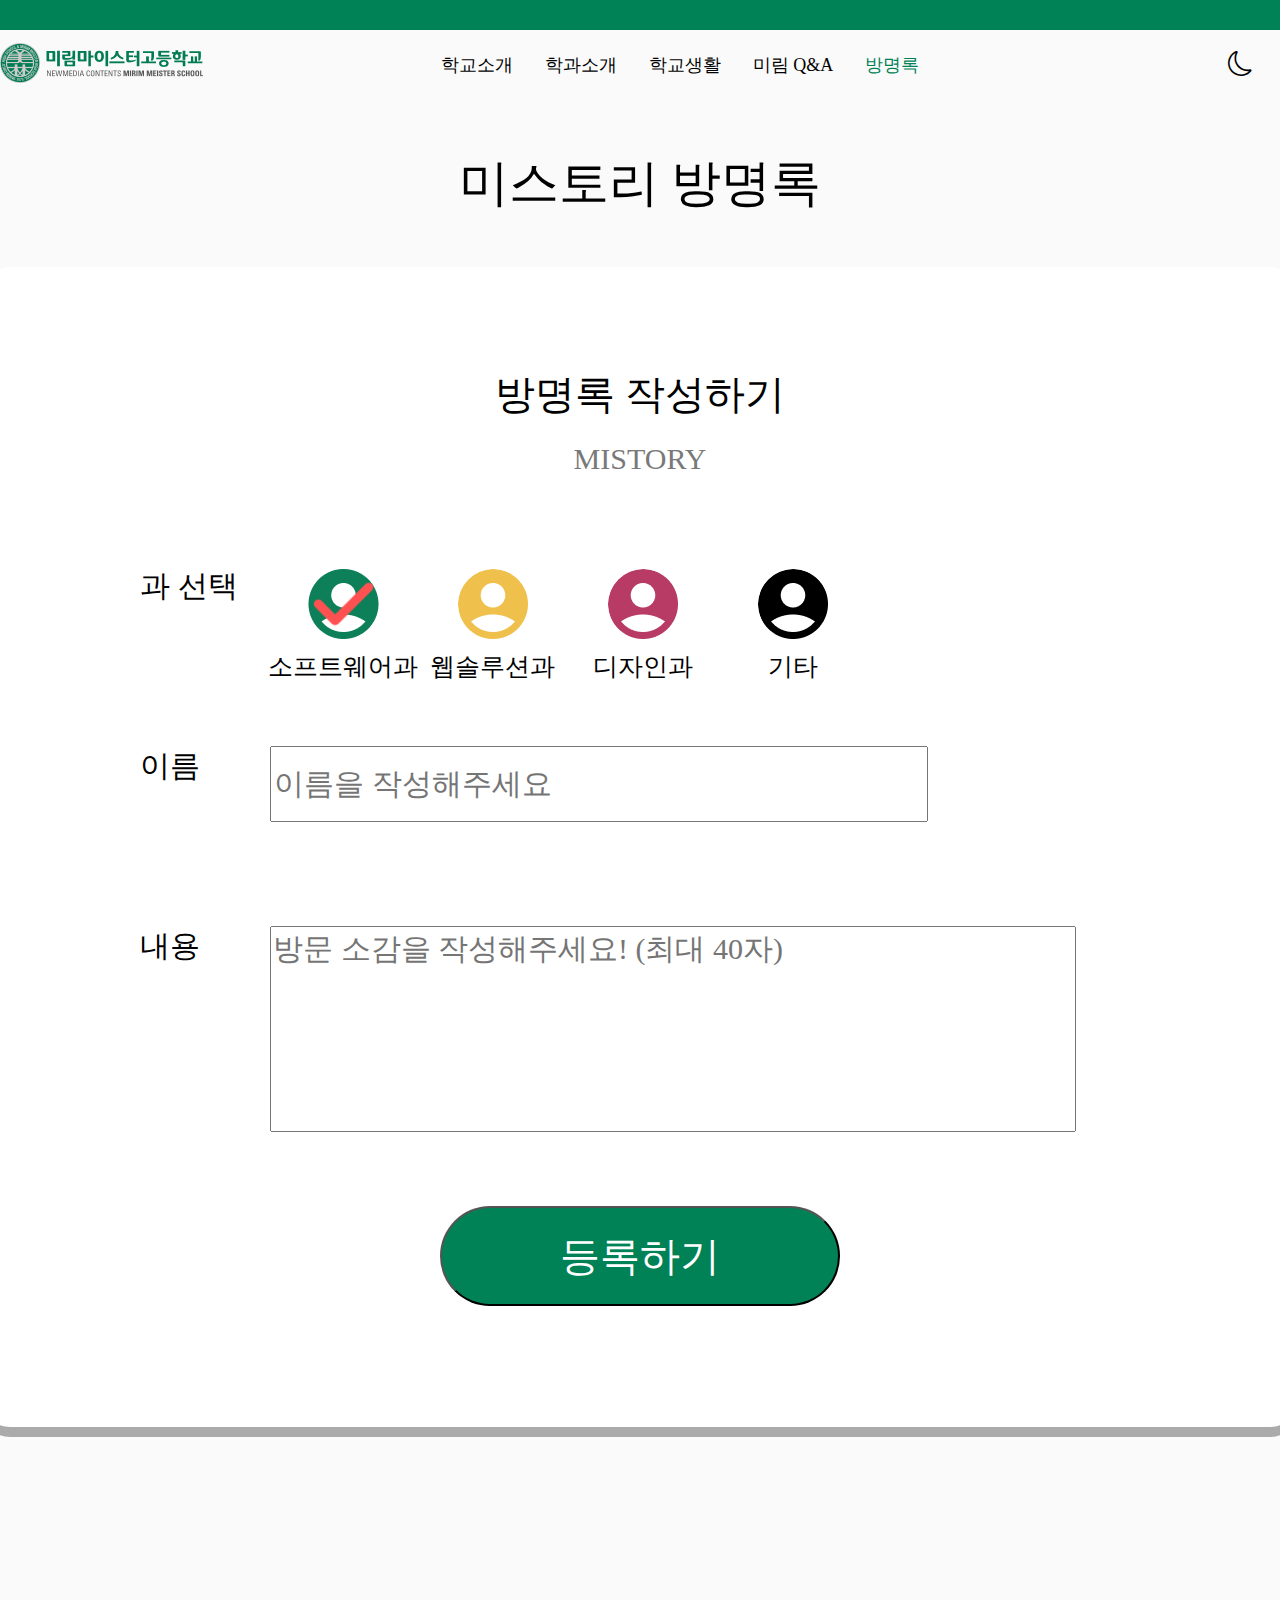
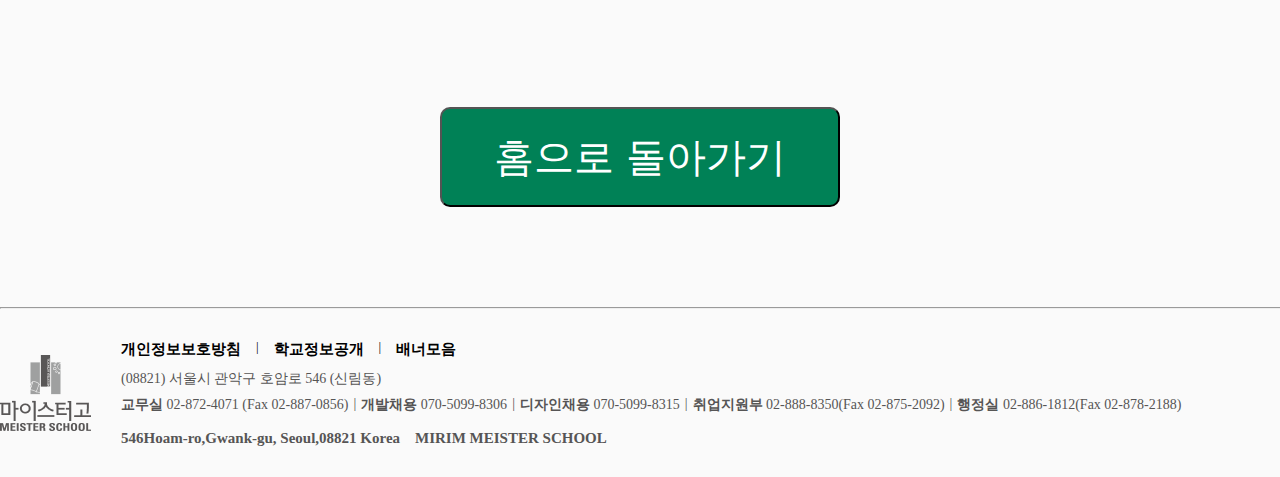
<file: Mistory/guestBook.html>
<!DOCTYPE html>
<html lang="en">
<head>
    <meta charset="UTF-8">
    <meta name="viewport" content="width=device-width, initial-scale=1.0">
    <link rel="stylesheet" href="/Mistory/css/nav.css">
    <link rel="stylesheet" href="/Mistory/css/dark-mode.css">
    <link rel="stylesheet" href="/Mistory/css/guestBook.css">
    <link rel="stylesheet" href="/Mistory/css/all.css">
    <link rel="stylesheet" href="https://cdn.jsdelivr.net/npm/bootstrap-icons@1.7.1/font/bootstrap-icons.css">
    <title>미스토리</title>

    <style>
        .timer {
            font-size: 2em;
            position: fixed;
            top: 20px;
            right: 20px;
            background-color: rgba(0, 0, 0, 0.7);
            color: white;
            padding: 10px;
            border-radius: 5px;
            z-index: 1000; /* 모든 요소 위에 있게 설정 */
        }
    </style>
</head>
<body>

    <!-- 헤더 -->
    <header style="pointer-events: none;">
        <div class="header_top" style="height:30px; width: auto; background-color: #008156"></div>
        <div class="header_bottom" style="height:70px;">
            <a href="index.html" style="margin: 0;">
                <img src="/Mistory/img/logo.png" alt="" style="width:203px; height:auto">
            </a>
            <nav_menu>
                <ul class="nav_list">
                    <li><a href="index.html">학교소개</a></li>
                    <li><a href="department.html">학과소개</a></li>
                    <li><a href="schoolLife.html">학교생활</a></li>
                    <li><a href="schoolQ&A.html">미림 Q&A</a></li>
                    <li><a href="guestBook.html" style="color: #008156;">방명록</a></li>
                </ul>
            </nav_menu>
            <div class="icon_nav">
                <div id="toggleDarkMode"><i class="bi bi-moon"></i></div>
                <!-- <i class="bi bi-moon-fill"></i> -->
                <a href="login.html"><i class="bi bi-box-arrow-in-right"></i></a>
            </div>
        </div>
    </header>

    <div class="container">
        <p style="font-size: 50px;">미스토리 방명록</p>
        <div class="registrationDiv">
            <p style="font-size: 40px; margin: 100px 0 0 0;">방명록 작성하기</p>
            <p style="font-size: 30px; color: #797979; margin: 20px 0 80px 0;">MISTORY</p>
            <div class="department">
                <p>과 선택</p>
                <div class="radio">
                    <label>
                        <input type="radio" name="department" value="SOFTWARE" 
                        style="background: url(./img/software.png) no-repeat;" checked/>
                        <p>소프트웨어과</p>
                    </label>
                    <label>
                        <input type="radio" name="department" value="WEBSOLUTION"
                        style="background: url(./img/web_solution.png) no-repeat;"/>
                        <p>웹솔루션과</p>
                    </label>
                    <label>
                        <input type="radio" name="department" value="DESIGN"
                        style="background: url(./img/design.png) no-repeat;"/>
                        <p>디자인과</p>
                    </label>
                    <label>
                        <input type="radio" name="department" value="OTHER"
                        style="background: url(./img/exception.png) no-repeat;"/>
                        <p>기타</p>
                    </label>
                </div>
            </div>
            <div class="nameInput">
                <p>이름</p>
                <input type="text" id="nameInput" placeholder="이름을 작성해주세요"/>
            </div>
            <div class="contentInput">
                <p>내용</p>
                <textarea type="text" id="contentInput" placeholder="방문 소감을 작성해주세요! (최대 40자)" maxlength="170"></textarea>
            </div>
            <button class="registrationBtn" onclick="addComment()">등록하기</button>
        </div>

        <div class="comments" id="commentsContainer">

        </div>

        <button class="homeBtn" onclick="goHome()">홈으로 돌아가기</button>
    </div>

    <script src="/Mistory/js/dark-mood.js"></script>
    <script>

        function goHome(){
            window.location.href = 'index.html';
            localStorage.removeItem('timerEndTime');
            localStorage.removeItem('nickname');
            localStorage.removeItem('overlayClosed'); // 오버레이 상태 초기화
            localStorage.removeItem('darkMode', 'disabled');
        }

        function getImageForDepartment(major) {
            // major에 따라 이미지 경로를 반환하는 함수
            const imageMap = {
                'SOFTWARE': './img/software.png',
                'WEBSOLUTION': './img/web_solution.png',
                'DESIGN': './img/design.png'
                // 필요한 다른 major와 이미지 경로를 추가하세요
            };

            // major에 해당하는 이미지 경로를 반환하고, 없으면 기본 이미지를 반환
            return imageMap[major] || './img/exception.png';
        }

        async function addComment() {
            const name = document.getElementById("nameInput").value;
            const content = document.getElementById("contentInput").value;

            if (name.trim() === '') {
                alert('이름을 입력해주세요!');
                return; // 함수 실행 중단
            }

            if (content.trim() === '') {
                alert('방문 소감을 입력해주세요!');
                return; // 함수 실행 중단
            }

            const departmentElements = document.getElementsByName("department");
            let selectedDepartment;
            for (let i = 0; i < departmentElements.length; i++) {
                if (departmentElements[i].checked) {
                    selectedDepartment = departmentElements[i].value;
                    console.log(selectedDepartment);
                    break;
                }
            }

            const dateTime = new Date().toLocaleString();

            try {
                const response = await fetch('http://43.203.128.248:3000/guestbooks', {
                    method: 'POST',
                    headers: {
                        'Content-Type': 'application/json'
                    },
                    body: JSON.stringify({
                        name: name,
                        content: content,
                        major: selectedDepartment,
                        createdAt: dateTime
                    })
                });

                if (!response.ok) {
                    throw new Error('댓글 추가에 실패했습니다.');
                }

                const data = await response.json();
                console.log(data.message);
                fetchComments();
            } catch (error) {
                console.error('Error:', error);
            }

            
            document.getElementById("nameInput").value = "";
            document.getElementById("contentInput").value = "";
        }

        function fetchComments() {
            console.log('Fetching comments...');
            fetch('http://43.203.128.248:3000/guestbooks', { method: 'GET' }) // GET 메서드 명시
                .then(response => {
                    if (!response.ok) {
                        throw new Error('댓글 조회에 실패했습니다.');
                    }
                    return response.json(); // json 변환은 이곳에서 해야 함
                })
                .then(data => {
                    console.log('Fetched data:', data);
                    displayComments(data);
                })
                .catch(error => console.error('Error fetching posts:', error));

        }

        function displayComments(comments) {
            const commentsContainer = document.getElementById("commentsContainer");
            if (!commentsContainer) {
                console.error('댓글 컨테이너 요소를 찾을 수 없습니다.');
                return;
            }

            console.log('commentsContainer:', commentsContainer);
            commentsContainer.innerHTML = ''; // 기존 댓글 초기화

            comments.forEach(comment => {
                const commentElement = document.createElement("div");
                commentElement.className = "comment";

                const imageSrc = getImageForDepartment(comment.major);
                console.log(comment.major);
                const imgElement = document.createElement("img");
                imgElement.src = imageSrc;
                imgElement.className = "profile-image";

                const nameElement = document.createElement("p");
                nameElement.className = "name";
                nameElement.textContent = comment.name;

                const dateTimeElement = document.createElement("p");
                dateTimeElement.className = "dateTime";
                dateTimeElement.textContent = comment.createdAt;

                const contentElement = document.createElement("p");
                contentElement.className = "content";
                contentElement.textContent = comment.content;

                const detailsDiv = document.createElement("div");
                detailsDiv.className = "details";
                detailsDiv.appendChild(nameElement);
                detailsDiv.appendChild(dateTimeElement);

                const plusImgDiv = document.createElement("div");
                plusImgDiv.className = "plusImgDiv";
                plusImgDiv.appendChild(imgElement);
                plusImgDiv.appendChild(detailsDiv);

                commentElement.appendChild(plusImgDiv);
                commentElement.appendChild(contentElement);

                commentsContainer.appendChild(commentElement);

            });
        }
        
        
        // 페이지 로드 시 댓글을 조회하는 예시
        document.addEventListener("DOMContentLoaded", () => {
            fetchComments();
        });

    </script>

    <hr style="color:#BBBBBB; margin: 100px auto 0; width: 1320px;">

    <footer style="padding: 20px 0; background-color: none;">
        <div class="footer-content" style="max-width: 1320px; margin: 0 auto; display: flex; justify-content: space-between; align-items: center;">
            <img src="./img/footer_logo.png" alt="" style="width: 91px; height: 76px; margin-right: 20px;">
            <div class="footer-info" style="flex: 1; min-width: 250px; padding: 10px;">
                <div class="footer-top" style="display: flex; gap: 15px; margin-bottom: 10px; font-size: 13px;">
                    <h3 style="margin: 0;">개인정보보호방침</h3>|<h3 style="margin: 0;">학교정보공개</h3>|<h3 style="margin: 0;">배너모음</h3>
                </div>
                <p style="font-size: 14px; margin-bottom: 8px; margin-top: 0; color: #565555;">(08821) 서울시 관악구 호암로 546 (신림동)</p>
                <div class="footer-middle" style="display: flex; font-size: 14px; margin-bottom: 16px; color: #565555;">
                    <p style="margin: 0;"><strong>교무실</strong> 02-872-4071 (Fax 02-887-0856)</p><span style="margin-left: 5px; margin-right: 5px;">|</span><p style="margin: 0;"><strong>개발채용</strong> 070-5099-8306</p><span style="margin-left: 5px; margin-right: 5px;">|</span><p style="margin: 0;"><strong>디자인채용</strong> 070-5099-8315</p><span style="margin-left: 5px; margin-right: 5px;">|</span><p style="margin: 0;"><strong>취업지원부</strong> 02-888-8350(Fax 02-875-2092)</p><span style="margin-left: 5px; margin-right: 5px;">|</span><p style="margin: 0;"><strong>행정실</strong>  02-886-1812(Fax 02-878-2188)</p>
                </div>                
                <div class="footer-bottom" style="display: flex; gap: 15px; font-weight: bold; font-size: 15px; color: #565555;">
                    <p style="margin: 0;">546Hoam-ro,Gwank-gu, Seoul,08821 Korea</p>
                    <p style="margin: 0;">MIRIM MEISTER SCHOOL</p>
                </div>
            </div>
        </div>
    </footer>
    
</body>
</html>
</file>
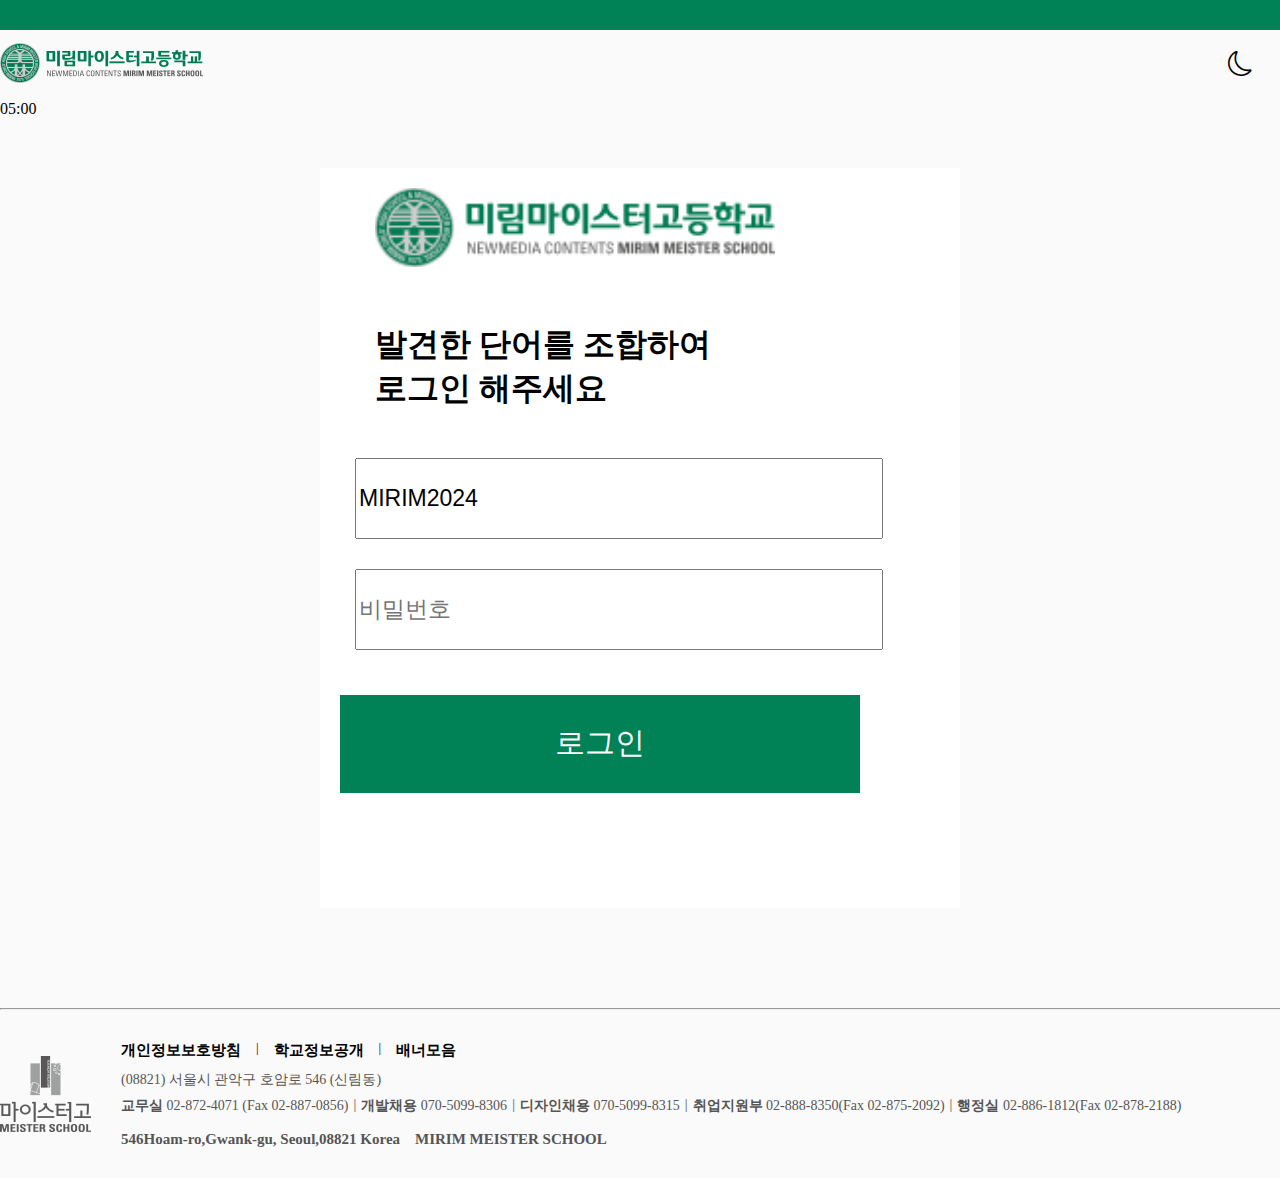
<file: Mistory/login.html>
<!DOCTYPE html>
<html lang="en" class="no-js">
<head>
    <meta charset="UTF-8">
    <meta name="viewport" content="width=device-width, initial-scale=1.0">
    <title>Document</title>
    <link rel="stylesheet" href="/Mistory/css/all.css">
    <link rel="stylesheet" href="/Mistory/css/nav.css">
    <link rel="stylesheet" href="/Mistory/css/dark-mode.css">
    <link rel="stylesheet" href="/Mistory/css/login.css">
    <link rel="stylesheet" href="https://cdn.jsdelivr.net/npm/bootstrap-icons@1.7.1/font/bootstrap-icons.css">
</head>
<body>

    <!-- 헤더 -->
    <header>
        <div class="header_top" style="height:30px; width: auto; background-color: #008156"></div>
        <div class="header_bottom" style="height:70px;">
            <a href="index.html" style="margin: 0;">
                <img src="/Mistory/img/logo.png" alt="" style="width:203px; height:auto">
            </a>
            <nav_menu>
                
            </nav_menu>
            <div class="icon_nav">
                <div id="toggleDarkMode"><i class="bi bi-moon"></i></div>
                <!-- <i class="bi bi-moon-fill"></i> -->
                <a href="login.html"><i class="bi bi-box-arrow-in-right"></i></a>
            </div>
        </div>
    </header>

    <div class="timer" id="timer">05:00</div>
    <script src="/Mistory/js/timer.js"></script>



    <div class="container">
        <div class="login">
            <div class="logoImg"><img src="img/logo.png"/></div>
            <p class="message">발견한 단어를 조합하여 <br/> 로그인 해주세요</p>
            <form action="http://43.203.128.248:3000/login" method="POST">
                <input type="text" value="MIRIM2024" placeholder="아이디" id="username" name="username"/>
                <input type="password" value="" placeholder="비밀번호" id="password" name="password"/>
                <button id="loginForm" class="loginBtn" type="submit">로그인</button>
            </form>
        </div>
    </div>


    <script src="/Mistory/js/dark-mood.js"></script>


    <script>

        document.addEventListener('DOMContentLoaded', function() {
            document.documentElement.classList.remove('no-js');
            checkLoginError();
        });

        function checkLoginError() {
            const urlParams = new URLSearchParams(window.location.search);
            if (urlParams.get('fail') == 'true') {
                alert("비밀번호가 잘못되었습니다. 다시 시도해주세요.");
            }
        }

        document.getElementById("loginForm").addEventListener("submit", function(event) {
            event.preventDefault(); // 기본 폼 제출 동작 방지

            var formData = new FormData(this);

            fetch(this.action, {
                method: "POST",
                body: formData
            })
            .then(response => {
                // if (response.status === 401) {
                //     // 로그인 실패 시 URL에 fail 파라미터 추가
                //     window.location.href = "login.html?fail=true";
                //     throw new Error("Unauthorized");
                // }
                // return response.json();
            })
            .then(data => {
                alert("로그인 성공!");
                
            })
            .catch(error => {
                // if (error.message !== "Unauthorized") {
                //     console.error("Error:", error);
                // }
            });
        });
    </script>

    <audio id="backgroundAudio" src="/mp3/로그인 등장.mp3" preload="auto"></audio>
    <script>
        document.addEventListener('DOMContentLoaded', function() {
    document.documentElement.classList.remove('no-js');
    checkLoginError();
    
    // 페이지 로드 시 페이드 인 효과를 추가
    const elements = document.querySelectorAll('.fade-in');
    elements.forEach(element => {
        element.classList.add('show');
    });

    // 오디오 재생
    const audio = document.getElementById('backgroundAudio');
    audio.play();
});

    </script>

    <hr style="color:#BBBBBB; margin: 100px auto 0; width: 1320px;">

    <footer style="padding: 20px 0; background-color: none;">
        <div class="footer-content" style="max-width: 1320px; margin: 0 auto; display: flex; justify-content: space-between; align-items: center;">
            <img src="./img/footer_logo.png" alt="" style="width: 91px; height: 76px; margin-right: 20px;">
            <div class="footer-info" style="flex: 1; min-width: 250px; padding: 10px;">
                <div class="footer-top" style="display: flex; gap: 15px; margin-bottom: 10px; font-size: 13px;">
                    <h3 style="margin: 0;">개인정보보호방침</h3>|<h3 style="margin: 0;">학교정보공개</h3>|<h3 style="margin: 0;">배너모음</h3>
                </div>
                <p style="font-size: 14px; margin-bottom: 8px; margin-top: 0; color: #565555;">(08821) 서울시 관악구 호암로 546 (신림동)</p>
                <div class="footer-middle" style="display: flex; font-size: 14px; margin-bottom: 16px; color: #565555;">
                    <p style="margin: 0;"><strong>교무실</strong> 02-872-4071 (Fax 02-887-0856)</p><span style="margin-left: 5px; margin-right: 5px;">|</span><p style="margin: 0;"><strong>개발채용</strong> 070-5099-8306</p><span style="margin-left: 5px; margin-right: 5px;">|</span><p style="margin: 0;"><strong>디자인채용</strong> 070-5099-8315</p><span style="margin-left: 5px; margin-right: 5px;">|</span><p style="margin: 0;"><strong>취업지원부</strong> 02-888-8350(Fax 02-875-2092)</p><span style="margin-left: 5px; margin-right: 5px;">|</span><p style="margin: 0;"><strong>행정실</strong>  02-886-1812(Fax 02-878-2188)</p>
                </div>                
                <div class="footer-bottom" style="display: flex; gap: 15px; font-weight: bold; font-size: 15px; color: #565555;">
                    <p style="margin: 0;">546Hoam-ro,Gwank-gu, Seoul,08821 Korea</p>
                    <p style="margin: 0;">MIRIM MEISTER SCHOOL</p>
                </div>
            </div>
        </div>
    </footer>
    
</body>
</html>

<!-- // 기존 메시지와 힌트 버튼 제거
const existingMessageContainer = document.getElementById("message-container");
if (existingMessageContainer) {
    existingMessageContainer.remove();
}



window.location.href = 'ranking.html'; -->
</file>
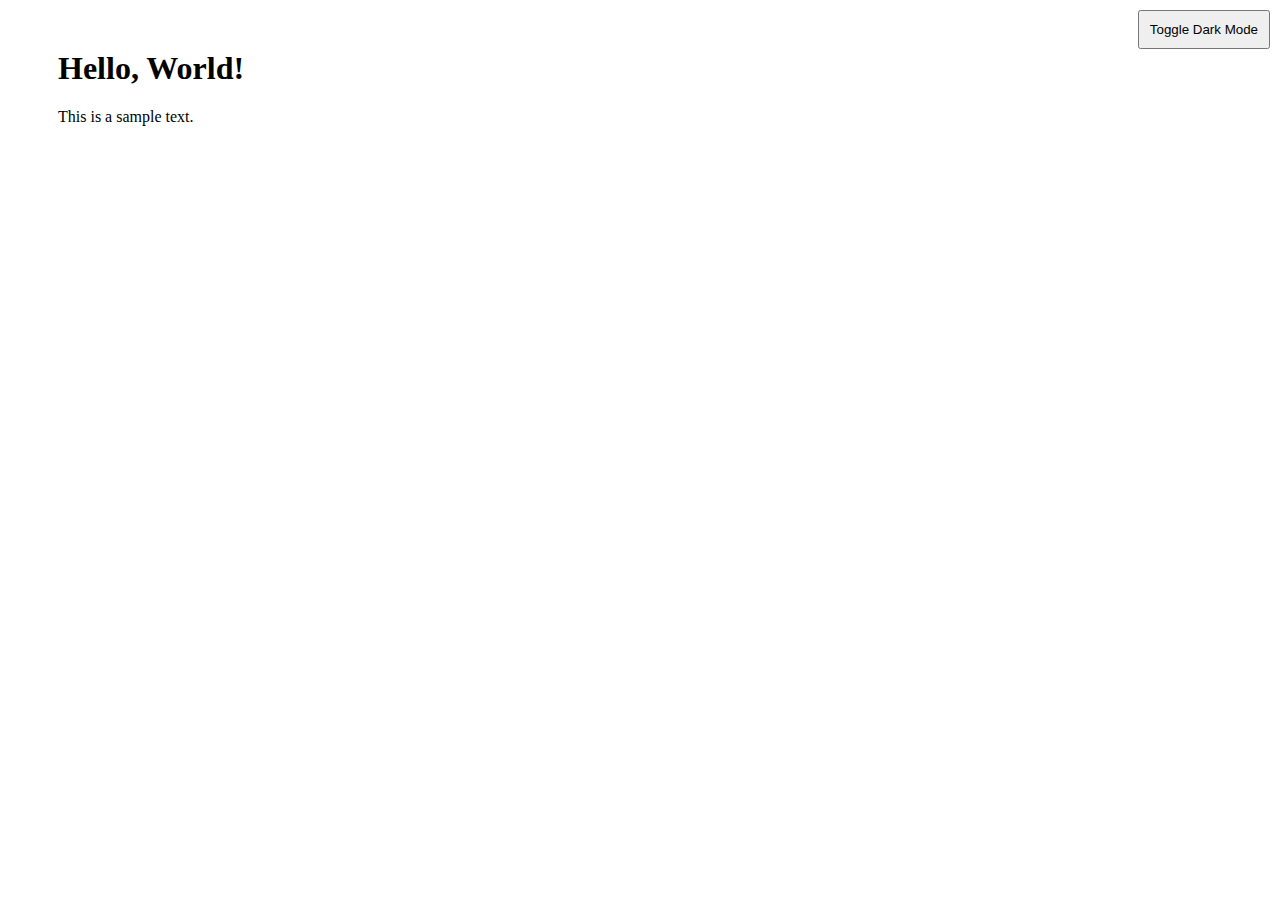
<file: Mistory/test.html>
<!DOCTYPE html>
<html lang="en">
<head>
    <meta charset="UTF-8">
    <meta name="viewport" content="width=device-width, initial-scale=1.0">
    <title>Dark Mode Example</title>
    <style>
        

        button {
            position: absolute;
            top: 10px;
            right: 10px;
            padding: 10px;
            cursor: pointer;
        }

        .content {
            margin: 50px;
        }
    </style>
</head>
<body>
    <button id="toggleDarkMode">Toggle Dark Mode</button>
    <div class="content">
        <h1>Hello, World!</h1>
        <p>This is a sample text.</p>
    </div>
    <script>
        const toggleDarkMode = document.getElementById('toggleDarkMode');
        toggleDarkMode.addEventListener('click', () => {
            document.body.classList.toggle('dark-mode');
        });
    </script>
</body>
</html>
</file>
<file: Mistory/css/nav.css>
.header_bottom {
    display: flex;
    align-items: center;
    width: 1320px;
    margin: auto;
}
nav_menu{
   margin: auto; /*메뉴를 가운데 정렬*/
}
.nav_list {
    list-style: none;
    display: flex;
    /* column-gap: 20px; */
    text-align: center;
}
a {
    text-decoration: none;
    outline: none;
    margin: 23px 16px 23px 16px;
    font-size: 18px;
    color: #000;
}
.header_bottom>img{
    position: absolute; /*메뉴 가운데 정렬시 로고 이미지를 무시*/
}

.bi-moon{
    margin-right: 10px;
}

.bi-moon,
.bi-box-arrow-in-right{
    font-size: 25px;
    color: #000;
}
.icon_nav {
    display: flex;
    justify-content: flex-end; /* 아이콘들을 오른쪽으로 정렬 */
    align-items: center; /* 세로 정렬 */
    width:203px
}
</file>
<file: Mistory/css/dark-mode.css>
/* @media (prefers-color-scheme: dark) { */
    *{
        transition: background-color 0.3s, color 0.3s;

    }

    body {
        background-color: #FAFAFA;
        /* color: black; */
    }

    body.dark-mode {
        background-color: #202124;
        /* color: white; */
    }

    body.dark-mode header{
        background-color: #383838;
        color: white;
    }
    body.dark-mode header *{
        color: #fff;
    }
    body.dark-mode header a{
        color: #A4A4A4;
    }

    body.dark-mode .dates{
        color: #fff;
    }

    body.dark-mode .weekday{
        background-color: #131313;
        color: #fff;
    }

    body.dark-mode .calendarTitle{
        background-color: #202124;
        color: #fff;
    }

    body.dark-mode .yearSelect,
    body.dark-mode .monthSelect{
        background-color: #202124;
        color: #fff;
    }

    body.dark-mode .bi-chevron-right,
    body.dark-mode .bi-chevron-left{
        color: #fff;
    }

    body.dark-mode .container p{
        color: #fff;
    }

    body.dark-mode .registrationDiv p{
        color: #000;
    }

    body.dark-mode .comment p {
        color: #000;
    }

    body.dark-mode .login p{
        color: #000;
    }

    body.dark-mode .gb li{
        color: #A4A4A4;
    }

    body.dark-mode footer *{
        /* background-color: #000; */
        color: #fff;
    }
    body.dark-mode .footer-info>p{
        color: #fff !important;
    }
    body.dark-mode  footer{
        background-color: #202124 !important;
    }   

    body.dark-mode .bi-chevron-left,
    body.dark-mode .bi-chevron-right{
        color: #000;
    }
</file>
<file: Mistory/css/guestBook.css>
.container {
    width: 100%;
    height: 100%;
    display: flex;
    justify-content: center;
    align-items: center;
    flex-direction: column;
}

.registrationDiv {
    width: 1320px;
    height: 1160px;
    background-color: #fff;
    border-radius: 30px;
    box-shadow: 0 10px 0 #aaaaaa;
    display: flex;
    align-items: center;
    flex-direction: column;
}

.department,
.nameInput,
.contentInput {
    width: 1000px;
    height: 170px;
    display: flex;
    flex-direction: row;
    align-items: flex-start;
    font-size: 30px;
    padding-top: 10px;
}

.department p,
.nameInput p,
.contentInput p {
    align-self: start;
    margin: 0;
}

.nameInput input {
    width: 650px;
    height: 70px;
    font-size: 30px;
    font-family: 'Pretendard-Regular';
}

.contentInput textarea {
    width: 800px;
    height: 200px;
    font-size: 30px;
    outline: none;
    resize: none;
    font-family: 'Pretendard-Regular';
}

.nameInput input,
.contentInput textarea {
    margin-left: 70px;
}

.registrationBtn {
    width: 400px;
    height: 100px;
    background-color: #008156;
    color: #fff;
    font-size: 40px;
    border-radius: 50px;
    margin-top: 110px;
}

.comments {
    width: 1320px;
    max-height: 1400px;
    margin-top: 170px;
    display: grid;
    grid-template-columns: 1fr 1fr;
    overflow: auto;
    overflow-x:hidden;
}

.comment {
    max-width: 1320px;
    height: 200px;
    background-color: #fff;
    border-radius: 30px;
    box-shadow: 0 6px 5px #c3c3c3;
    margin-bottom: 20px;
    padding: 20px;
    display: flex;
    flex-direction: column;
    margin: 20px;
}

.comment img {
    width: 90px;
    height: 90px;
    border-radius: 50%;
    margin-right: 20px;
}

.name, .content, .dateTime {
    margin: 0;
}

.name {
    font-size: 20px;
    width: auto;
    height: 45px;
}

.content {
    font-size: 27px;
    white-space: pre-line;
    width: auto;
    height: auto;
    align-self: flex-start; 
    margin-right: 30px;
    margin-left: 30px;
}

.plusImgDiv{
    display: flex;
    width: 100%;
    margin: 35px 0 0 30px;
}

.details .dateTime {
    font-size: 30px;
    height: 35px;
    color: #9c9c9c;
    white-space: pre-line;
}

.details {
    display: flex;
    flex-direction: row;
    width: auto;
    height: 100px;
}

.comment .details {
    display: flex;
    flex-direction: column;
    justify-content: flex-start;
    align-items: flex-start;
    margin-bottom: 10px;
}

.comment .details .name {
    font-size: 33px;
    font-weight: bold;
    margin-top: 10px;
    align-self: flex-start;
}

.comment .details .dateTime {
    font-size: 24px;
    color: #9c9c9c;
    margin-bottom: 10px;
    align-self: flex-start;
}

.comment .details .content {
    font-size: 25px;
    margin-bottom: 10px;
    align-self: flex-end;
}

.radio {
    margin-left: 30px;
    display: flex;
    justify-content: center;
    align-items: center;
}

.radio label {
    display: flex;
    justify-content: center;
    align-items: center;
    flex-direction: column;
    width: 150px;
}

.radio label > p {
    margin-top: 10px;
    font-size: 25px;
    text-align: center;
    width: 150px;
}

input[type="radio"] {
    appearance: none;
    -webkit-appearance: none;
    -moz-appearance: none;
    width: 71px;
    height: 71px;
    border-radius: 50%;
    outline: none;
    cursor: pointer;
    position: relative;
}

.s {}

.w {background: url(../img/web_solution.png) no-repeat;}

.d {background: url(../img/design.png) no-repeat;}

input[type="radio"]:checked {
    content: url(../img/check.png);
    width: 71px;
    height: 71px;
    border-radius: 0;
}

.homeBtn{
    width: 400px;
    height: 100px;
    background-color: #008156;
    color: #fff;
    font-size: 40px;
    border-radius: 10px;
    margin-top: 110px;
}
</file>
<file: Mistory/css/all.css>
html, body{
    margin: 0;
    padding: 0;
    background-color: #FAFAFA;
    box-sizing: border-box;
}
</file>
<file: Mistory/css/login.css>
.container {
    width: 100%;
    height: 100%;
    display: flex;
    justify-content: center;
}

.login {
    margin-top: 50px;
    width: 600px;
    height: 700px;
    background-color: #fff;
    padding: 20px;
    display: flex;
    flex-direction: column;
    align-items: center;
}

.logoImg {
    align-self: flex-start;
}

.logoImg img {
    width: 400px;
    height: auto;
    margin-left: 35px;
    margin-bottom: 20px;
}

.login .message {
    align-self: flex-start;
    font-size: 32px;
    font-weight: bold;
    margin-left: 35px;
}

.login input {
    width: 520px;
    height: 75px;
    margin: 15px;
    font-size: 23px;
}

.loginBtn {
    width: 520px;
    height: 98px;
    font-size: 30px;
    color: #fff;
    background-color: #008156;
    border: 0;
    margin-top: 30px;
}
</file>
